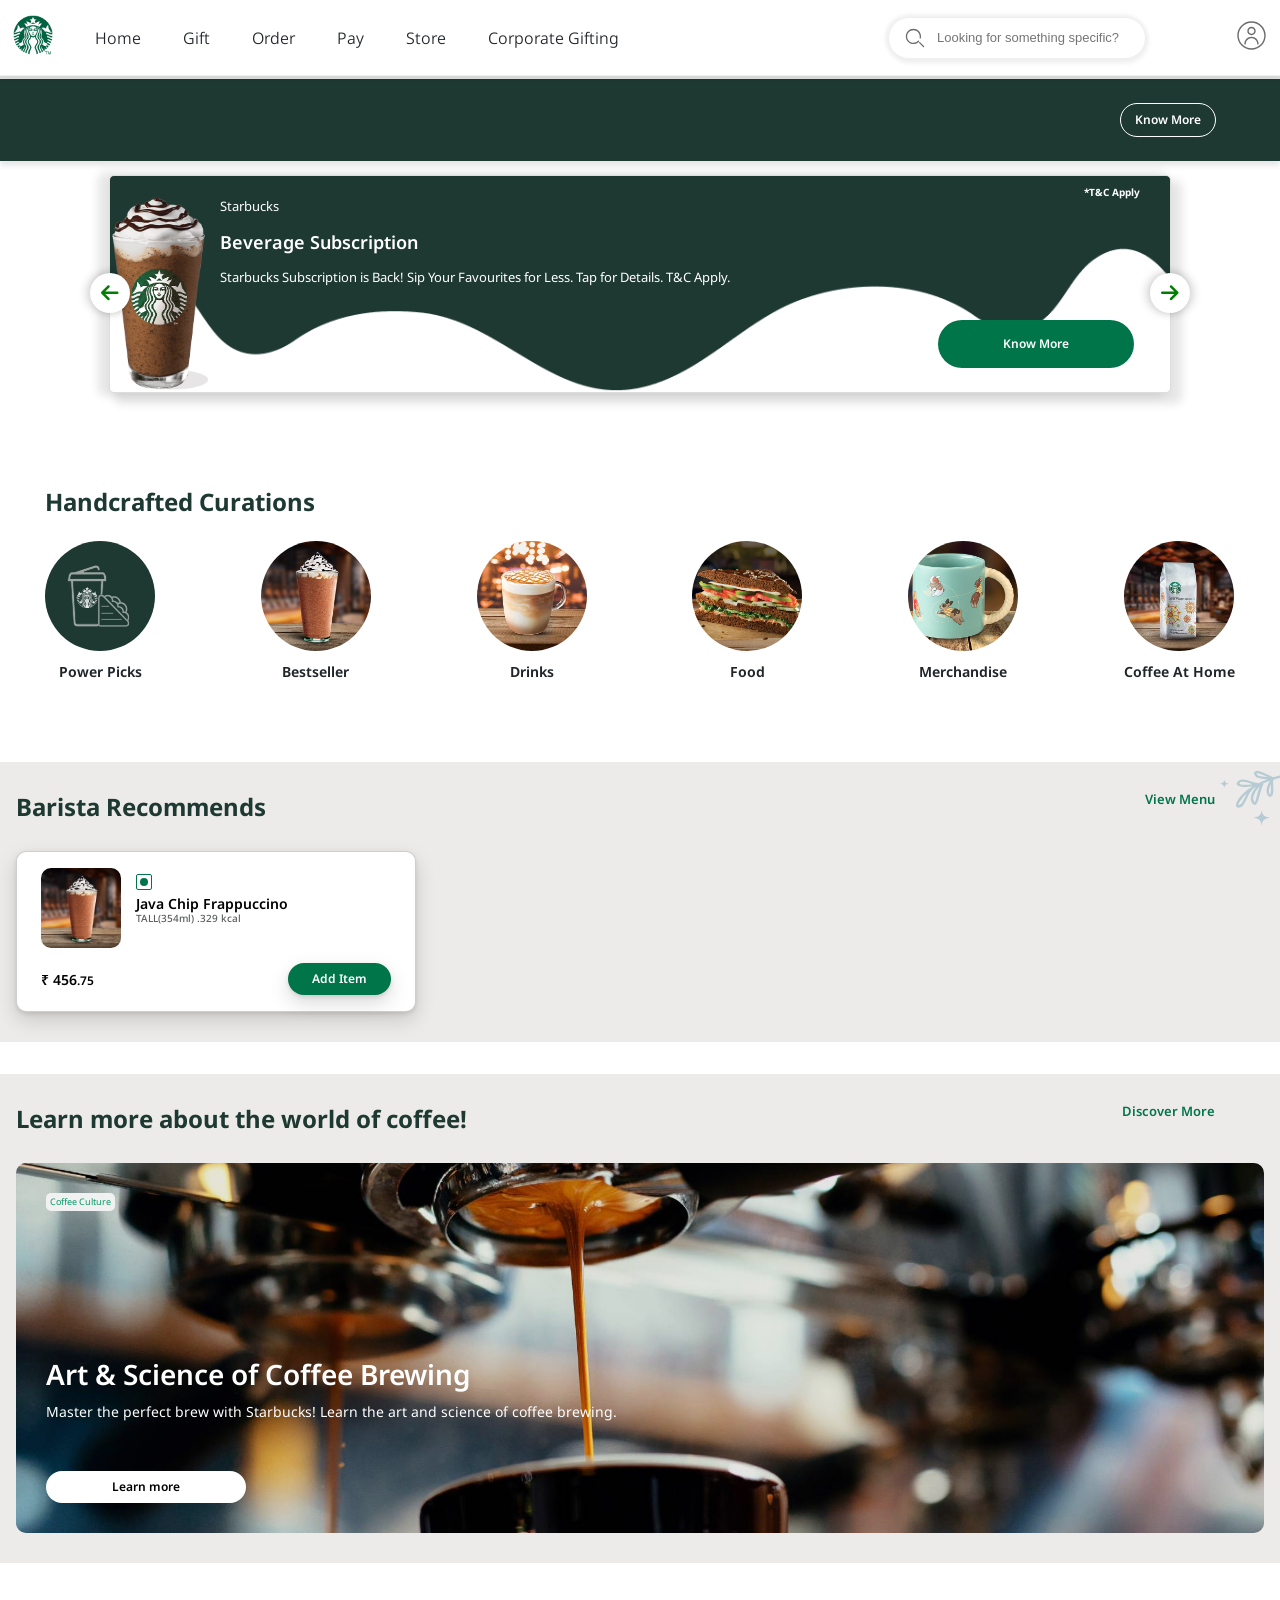
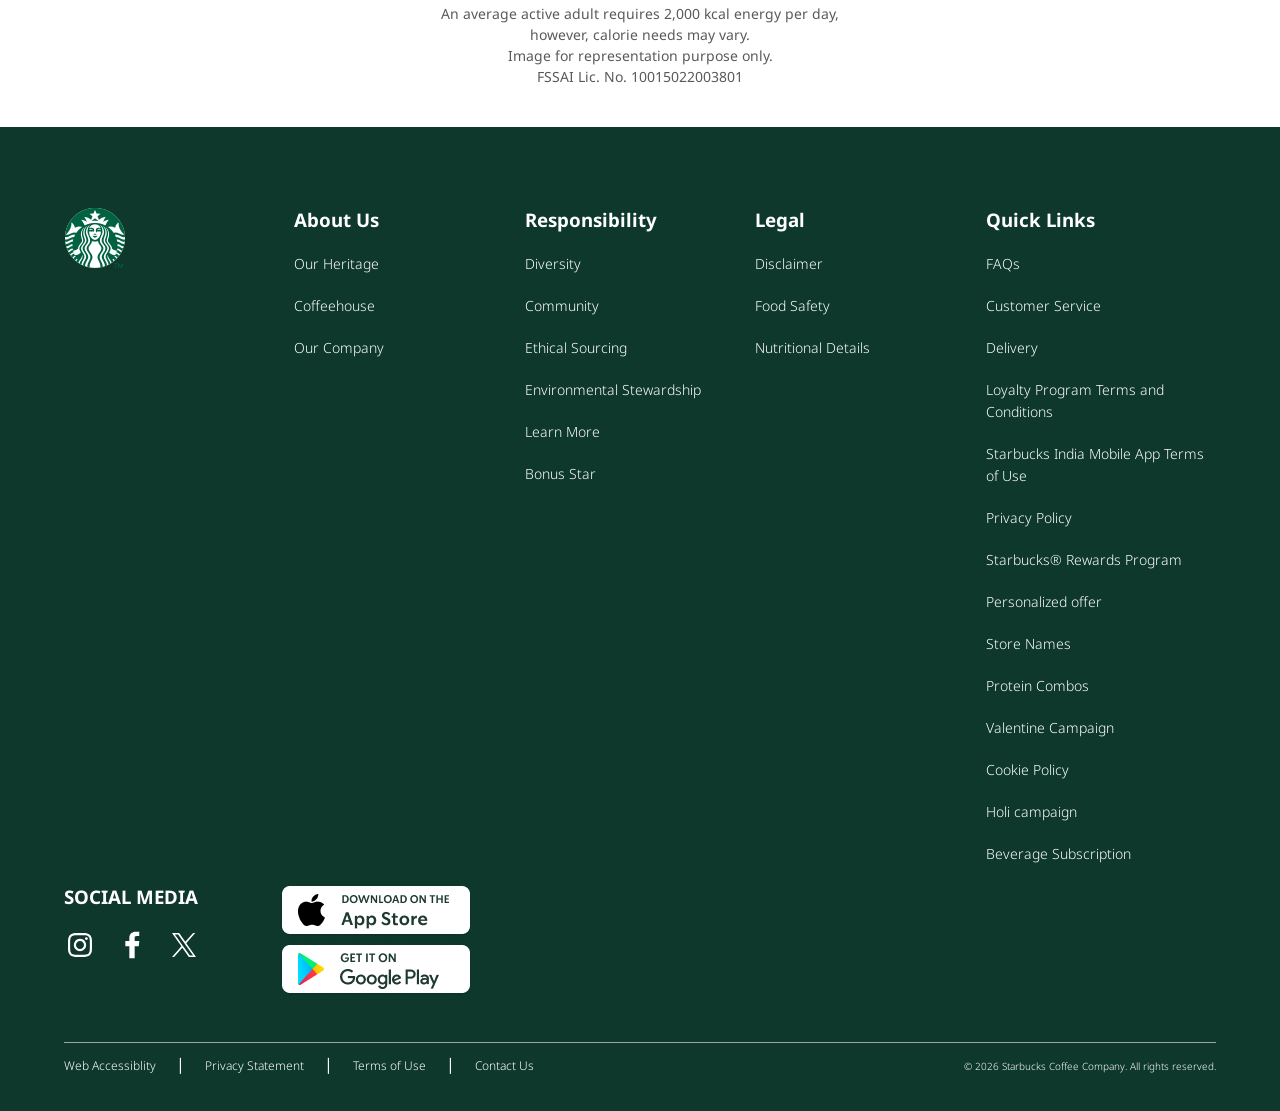
<file: index.html>
<!DOCTYPE html>
<html lang="en">
<head>
    <meta charset="UTF-8">
    <meta name="viewport" content="width=device-width, initial-scale=1.0">
    <title>StarBucks Coffee Company</title>
    <link rel="stylesheet" href="starbucks_clone.css">
    <link rel="stylesheet" href="https://cdnjs.cloudflare.com/ajax/libs/font-awesome/6.7.2/css/all.min.css"
        integrity="sha512-Evv84Mr4kqVGRNSgIGL/F/aIDqQb7xQ2vcrdIwxfjThSH8CSR7PBEakCr51Ck+w+/U6swU2Im1vVX0SVk9ABhg=="
        crossorigin="anonymous" referrerpolicy="no-referrer" />
</head>
<body>
    <header>
            <nav>
                <div class = "nav-right">

                    <a href = "#"><img src="./assets/logo.png" alt="Starbucks-Logo"></a>

                    <ul>
                        <li><a href="#">Home</a></li>
                        <li><a href="#">Gift</a></li>
                        <li><a href="#">Order</a></li>
                        <li><a href="#">Pay</a></li>
                        <li><a href="#">Store</a></li>
                        <li><a href="#">Corporate Gifting</a></li>
                    </ul>
                    
                </div>

                <div class = "nav-left">

                    <div class = "search-box">
                        <img src = "./assets/search.svg">
                        <input type = "text" placeholder = "Looking for something specific?">
                    </div>

                    <a href = "#"><img src = "./assets/account_thin.svg"></a>

                </div>

            </nav>

    </header>

    <section class = "green-panel">
    <div class = "know-more">
        <a href = "#" class = "btn">Know More</a>
    </div>
    </section>

    <section class = "section-1">
        <div class = "favourites">
            <img class = "coffee" src = "./assets/ASSET_aad6872b43.png" alt="Starbucks-coffee">
            <div class = "text">
                <p class = "subtitle">Starbucks</p>
                <p class = "title">Beverage Subscription</p>
                <p class = "desc">Starbucks Subscription is Back! Sip Your Favourites for Less. Tap for Details. T&C Apply.</p>
            </div>
            <a href = "#" class = "btn">Know More</a>
            <span>*T&C Apply</span>
            <div id = "circle-left" class = "circle" aria-label = "previous"><i class="fa-solid fa-arrow-left"></i></div>
            <div id = "circle-right" class = "circle" aria-label = "next"><i class="fa-solid fa-arrow-right"></i></div>
        </div>
    </section>

    <section class = "section-2">
        <div class = "container">
        <h2 class = "section-heading">Handcrafted Curations</h2>
        <div class="options">
            <div class = "option">
                <a href = "#"><img src = "./assets/placeholder.svg" alt="Power Picks"></a>
                <span>Power Picks</span>
            </div>
            <div class = "option">
                <a href = "#"><img src = "./assets/Bestseller.jpg" alt="Bestseller"></a>
                <span>Bestseller</span>
            </div>
            <div class = "option">
                <a href = "#"><img src = "./assets/Drinks.jpg" alt="Drinks"></a>
                <span>Drinks</span>
            </div>
            <div class = "option">
                <a href = "#"><img src = "./assets/Food.jpg" alt="Food"></a>
                <span>Food</span>
            </div>
            <div class = "option">
                <a href = "#"><img src = "./assets/Merchandise.jpg" alt="Merchandise"></a>
                <span>Merchandise</span>
            </div>
            <div class = "option">
                <a href = "#"><img src = "./assets/CoffeeAtHome.jpg" alt="Coffee At Home"></a>
                <span>Coffee At Home</span>
            </div>
        </div>
        </div>
    </section>

    <section class = "section-3">
        <div class = "container">
            <div class = "heading-view">
                <h2 class = "section-heading">Barista Recommends</h2>
            </div>
            <div class = "cards">
            <div class = "box">
            <div class = "java-chip">
                <img src = "./assets/100501.webp" alt = "Java Chip Frappuccino">
                <div class = "text">
                    <img class = "veg" src = "./assets/veg.svg" alt = "vegetarian icon" >
                    <p class = "title">Java Chip Frappuccino</p>
                    <p class = "size-calories">TALL(354ml) .329 kcal</p>
                </div>
            </div>
            <div class = "price-add">
                <p class = "price">₹ 456<span class = "decimal">.75</span></p>
                <a href = "#" class = "btn">Add Item</a>
            </div>
            </div>
            </div>
            <a href = "#" class = "button">View Menu</a>
        </div>
    </section>

    <section class = "section-4">
        <div class = "container">
            <h2 class = "section-heading">Learn more about the world of coffee!</h2>
            <div class = "background">
            <div class = "text">
                <div class = "label-heading">
                <p class = "label">Coffee Culture</p>
                <p class = "heading">Art & Science of Coffee Brewing</p>
                </div>
                <div class = "desc-btn">
                <p class = "desc">Master the perfect brew with Starbucks! Learn the art and science of coffee brewing.</p>
                <a href = "#" class = "learn-more" aria-label="Learn more about coffee brewing">Learn more</a>
                </div>
            </div>
            <div class = "box"></div>
        </div>
            <a href = "#" class = "button">Discover More</a>
        </div>
    </section>

    <section class = "section-5">
        <p>An average active adult requires 2,000 kcal energy per day,</p>
        <p>however, calorie needs may vary.</p>
        <p>Image for representation purpose only.</p>
        <p>FSSAI Lic. No. 10015022003801</p>
    </section>

    <footer>
        <div class = "container">
            <div class = "grid-1">
                <div>
                    <img src = "./assets/logo.png" alt="Starbucks-Logo">
                </div>
                <div>
                    <ul>
                        <h3><a href = "#">About Us</a></h3>
                        <li><a href = "#">Our Heritage</a></li>
                        <li><a href = "#">Coffeehouse</a></li>
                        <li><a href = "#">Our Company</a></li>
                    </ul>
                </div>
                <div>
                    <ul>
                        <h3><a href = "#">Responsibility</a></h3>
                        <li><a href = "#">Diversity</a></li>
                        <li><a href = "#">Community</a></li>
                        <li><a href = "#">Ethical Sourcing</a></li>
                        <li><a href = "#">Environmental Stewardship</a></li>
                        <li><a href = "#">Learn More</a></li>
                        <li><a href = "#">Bonus Star</a></li>
                    </ul>
                </div>
                <div>
                    <ul>
                        <h3><a href = "#">Legal</a></h3>
                        <li><a href = "#">Disclaimer</a></li>
                        <li><a href = "#">Food Safety</a></li>
                        <li><a href = "#">Nutritional Details</a></li>
                    </ul>
                </div>
                <div>
                    <ul>
                        <h3><a href = "#">Quick Links</a></h3>
                        <li><a href = "#">FAQs</a></li>
                        <li><a href = "#">Customer Service</a></li>
                        <li><a href = "#">Delivery</a></li>
                        <li><a href = "#">Loyalty Program Terms and Conditions</a></li>
                        <li><a href = "#">Starbucks India Mobile App Terms of Use</a></li>
                        <li><a href = "#">Privacy Policy</a></li>
                        <li><a href = "#">Starbucks® Rewards Program</a></li>
                        <li><a href = "#">Personalized offer</a></li>
                        <li><a href = "#">Store Names</a></li>
                        <li><a href = "#">Protein Combos</a></li>
                        <li><a href = "#">Valentine Campaign</a></li>
                        <li><a href = "#">Cookie Policy</a></li>
                        <li><a href = "#">Holi campaign</a></li>
                        <li><a href = "#">Beverage Subscription</a></li>
                    </ul>
                </div>
            </div>
            <div class = "grid-2">
                <div class = "social-media">
                    <h3><a href = "#">SOCIAL MEDIA</a></h3>
                    <ul>
                        <li><a href = "#"><img src = "./assets/instagram.svg" alt="Instagram"></a></li>
                        <li><a href = "#"><img src = "./assets/facebook.svg" alt="Facebook"></a></li>
                        <li><a href = "#"><img src = "./assets/twitter.svg" alt="Twitter"></a></li>
                    </ul>
                </div>
                <div>
                    <a href = "#"><img src = "./assets/appstoreiOS.png" alt="Get it on App Store"></a>
                    <a href = "#"><img src = "./assets/appstoreAndroid.png" alt="Download on the Play Store"></a>
                </div>
            </div>
            <section>
                <ul class = "legal">
                <li><a href = "#">Web Accessiblity</a></li>|
                <li><a href = "#">Privacy Statement</a></li>|
                <li><a href = "#">Terms of Use</a></li>|
                <li><a href = "#">Contact Us</a></li>
                </ul>
                <ul class = "copyright">
                <li><a href = "#">© 2026 Starbucks Coffee Company. All rights reserved.</a></li>
                </ul>
            </section>
        </div>
    </footer>

</body>
</html>
</file>
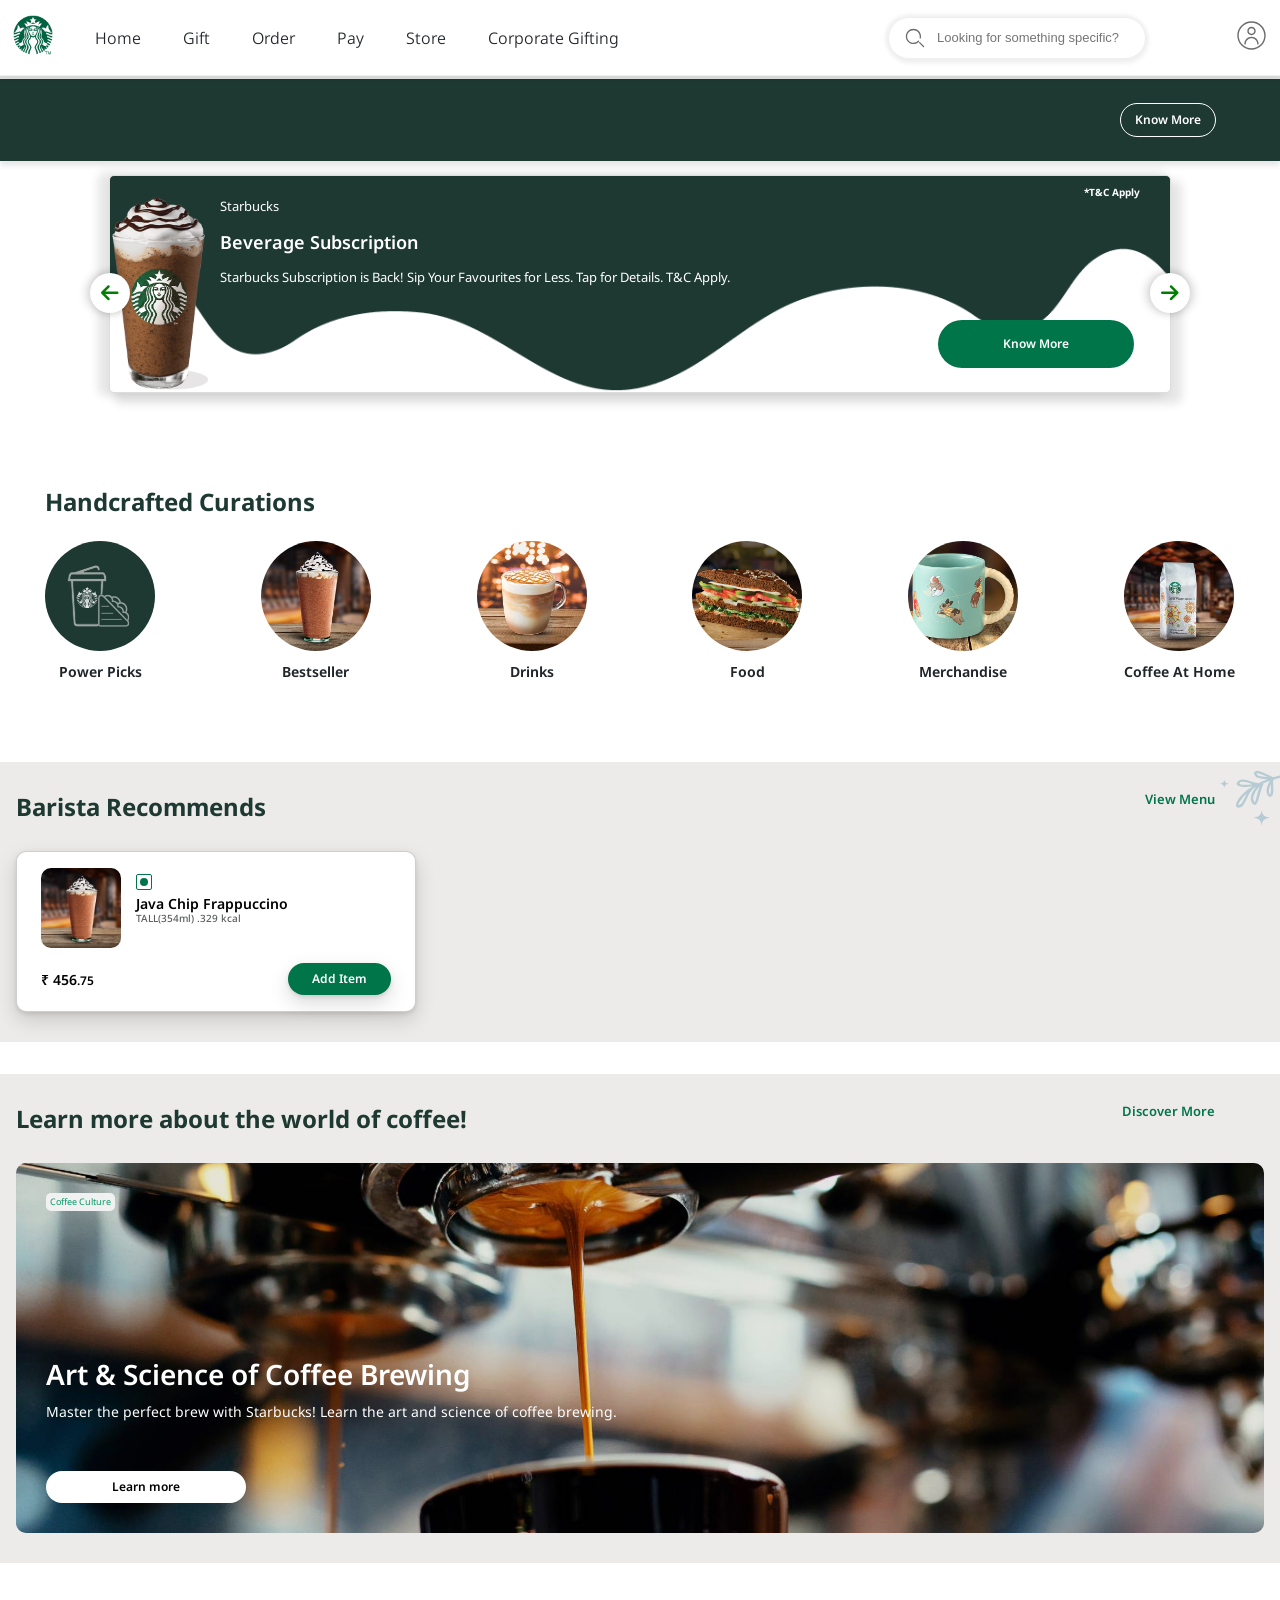
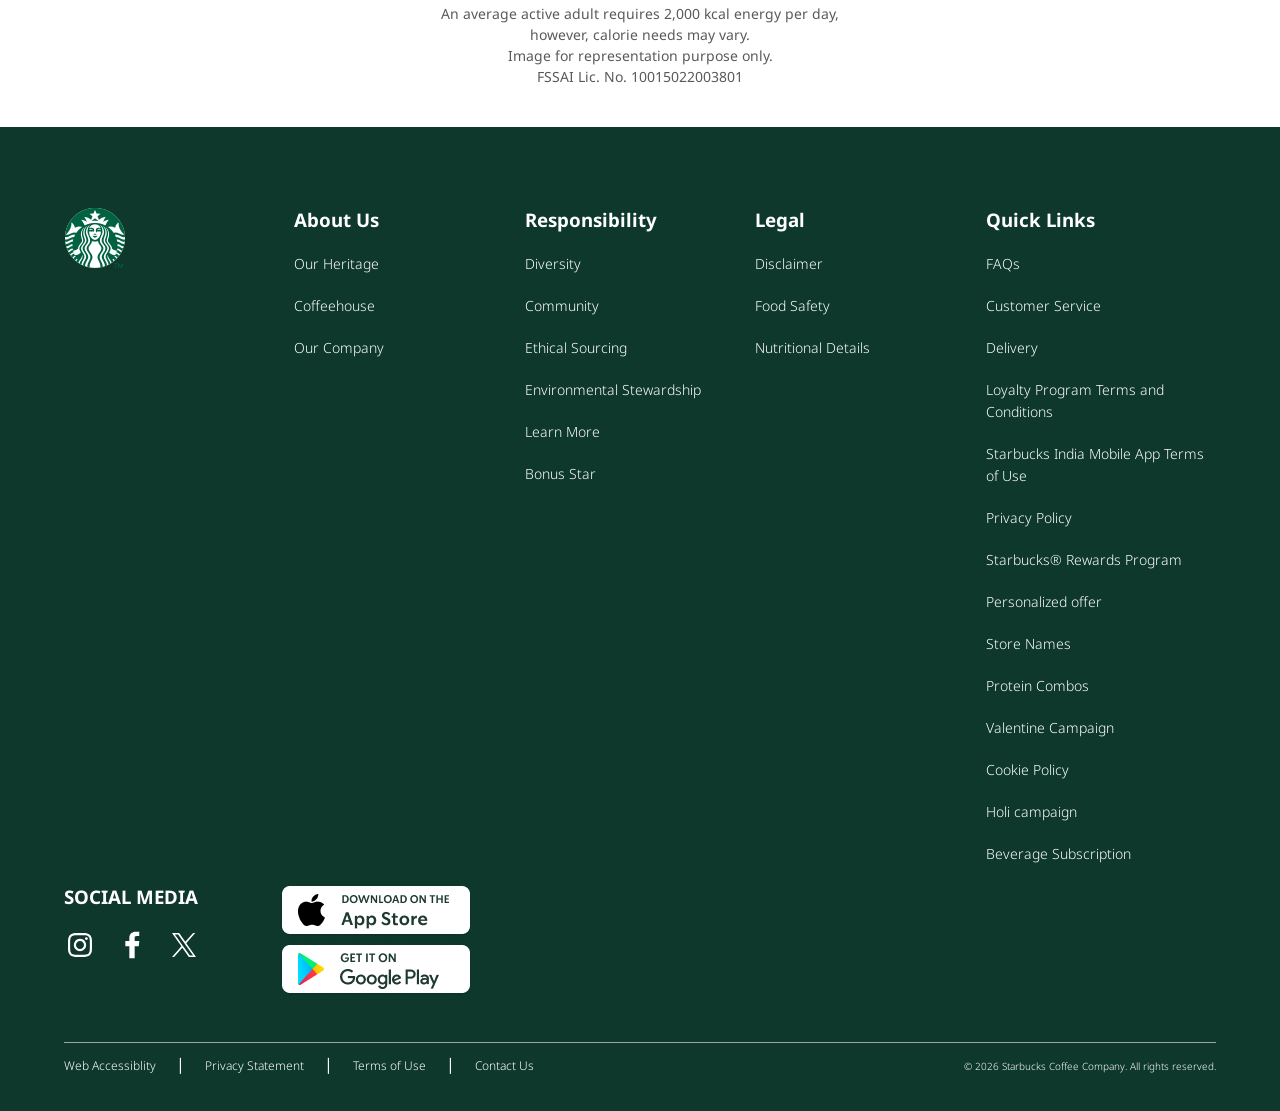
<file: starbucks_clone.html>
<!DOCTYPE html>
<html lang="en">
<head>
    <meta charset="UTF-8">
    <meta name="viewport" content="width=device-width, initial-scale=1.0">
    <title>StarBucks Coffee Company</title>
    <link rel="stylesheet" href="starbucks_clone.css">
    <link rel="stylesheet" href="https://cdnjs.cloudflare.com/ajax/libs/font-awesome/6.7.2/css/all.min.css"
        integrity="sha512-Evv84Mr4kqVGRNSgIGL/F/aIDqQb7xQ2vcrdIwxfjThSH8CSR7PBEakCr51Ck+w+/U6swU2Im1vVX0SVk9ABhg=="
        crossorigin="anonymous" referrerpolicy="no-referrer" />
</head>
<body>
    <header>
            <nav>
                <div class = "nav-right">

                    <a href = "#"><img src="./assets/logo.png" alt="Starbucks-Logo"></a>

                    <ul>
                        <li><a href="#">Home</a></li>
                        <li><a href="#">Gift</a></li>
                        <li><a href="#">Order</a></li>
                        <li><a href="#">Pay</a></li>
                        <li><a href="#">Store</a></li>
                        <li><a href="#">Corporate Gifting</a></li>
                    </ul>
                    
                </div>

                <div class = "nav-left">

                    <div class = "search-box">
                        <img src = "./assets/search.svg">
                        <input type = "text" placeholder = "Looking for something specific?">
                    </div>

                    <a href = "#"><img src = "./assets/account_thin.svg"></a>

                </div>

            </nav>

    </header>

    <section class = "green-panel">
    <div class = "know-more">
        <a href = "#" class = "btn">Know More</a>
    </div>
    </section>

    <section class = "section-1">
        <div class = "favourites">
            <img class = "coffee" src = "./assets/ASSET_aad6872b43.png" alt="Starbucks-coffee">
            <div class = "text">
                <p class = "subtitle">Starbucks</p>
                <p class = "title">Beverage Subscription</p>
                <p class = "desc">Starbucks Subscription is Back! Sip Your Favourites for Less. Tap for Details. T&C Apply.</p>
            </div>
            <a href = "#" class = "btn">Know More</a>
            <span>*T&C Apply</span>
            <div id = "circle-left" class = "circle" aria-label = "previous"><i class="fa-solid fa-arrow-left"></i></div>
            <div id = "circle-right" class = "circle" aria-label = "next"><i class="fa-solid fa-arrow-right"></i></div>
        </div>
    </section>

    <section class = "section-2">
        <div class = "container">
        <h2 class = "section-heading">Handcrafted Curations</h2>
        <div class="options">
            <div class = "option">
                <a href = "#"><img src = "./assets/placeholder.svg" alt="Power Picks"></a>
                <span>Power Picks</span>
            </div>
            <div class = "option">
                <a href = "#"><img src = "./assets/Bestseller.jpg" alt="Bestseller"></a>
                <span>Bestseller</span>
            </div>
            <div class = "option">
                <a href = "#"><img src = "./assets/Drinks.jpg" alt="Drinks"></a>
                <span>Drinks</span>
            </div>
            <div class = "option">
                <a href = "#"><img src = "./assets/Food.jpg" alt="Food"></a>
                <span>Food</span>
            </div>
            <div class = "option">
                <a href = "#"><img src = "./assets/Merchandise.jpg" alt="Merchandise"></a>
                <span>Merchandise</span>
            </div>
            <div class = "option">
                <a href = "#"><img src = "./assets/CoffeeAtHome.jpg" alt="Coffee At Home"></a>
                <span>Coffee At Home</span>
            </div>
        </div>
        </div>
    </section>

    <section class = "section-3">
        <div class = "container">
            <div class = "heading-view">
                <h2 class = "section-heading">Barista Recommends</h2>
            </div>
            <div class = "cards">
            <div class = "box">
            <div class = "java-chip">
                <img src = "./assets/100501.webp" alt = "Java Chip Frappuccino">
                <div class = "text">
                    <img class = "veg" src = "./assets/veg.svg" alt = "vegetarian icon" >
                    <p class = "title">Java Chip Frappuccino</p>
                    <p class = "size-calories">TALL(354ml) .329 kcal</p>
                </div>
            </div>
            <div class = "price-add">
                <p class = "price">₹ 456<span class = "decimal">.75</span></p>
                <a href = "#" class = "btn">Add Item</a>
            </div>
            </div>
            </div>
            <a href = "#" class = "button">View Menu</a>
        </div>
    </section>

    <section class = "section-4">
        <div class = "container">
            <h2 class = "section-heading">Learn more about the world of coffee!</h2>
            <div class = "background">
            <div class = "text">
                <div class = "label-heading">
                <p class = "label">Coffee Culture</p>
                <p class = "heading">Art & Science of Coffee Brewing</p>
                </div>
                <div class = "desc-btn">
                <p class = "desc">Master the perfect brew with Starbucks! Learn the art and science of coffee brewing.</p>
                <a href = "#" class = "learn-more" aria-label="Learn more about coffee brewing">Learn more</a>
                </div>
            </div>
            <div class = "box"></div>
        </div>
            <a href = "#" class = "button">Discover More</a>
        </div>
    </section>

    <section class = "section-5">
        <p>An average active adult requires 2,000 kcal energy per day,</p>
        <p>however, calorie needs may vary.</p>
        <p>Image for representation purpose only.</p>
        <p>FSSAI Lic. No. 10015022003801</p>
    </section>

    <footer>
        <div class = "container">
            <div class = "grid-1">
                <div>
                    <img src = "./assets/logo.png" alt="Starbucks-Logo">
                </div>
                <div>
                    <ul>
                        <h3><a href = "#">About Us</a></h3>
                        <li><a href = "#">Our Heritage</a></li>
                        <li><a href = "#">Coffeehouse</a></li>
                        <li><a href = "#">Our Company</a></li>
                    </ul>
                </div>
                <div>
                    <ul>
                        <h3><a href = "#">Responsibility</a></h3>
                        <li><a href = "#">Diversity</a></li>
                        <li><a href = "#">Community</a></li>
                        <li><a href = "#">Ethical Sourcing</a></li>
                        <li><a href = "#">Environmental Stewardship</a></li>
                        <li><a href = "#">Learn More</a></li>
                        <li><a href = "#">Bonus Star</a></li>
                    </ul>
                </div>
                <div>
                    <ul>
                        <h3><a href = "#">Legal</a></h3>
                        <li><a href = "#">Disclaimer</a></li>
                        <li><a href = "#">Food Safety</a></li>
                        <li><a href = "#">Nutritional Details</a></li>
                    </ul>
                </div>
                <div>
                    <ul>
                        <h3><a href = "#">Quick Links</a></h3>
                        <li><a href = "#">FAQs</a></li>
                        <li><a href = "#">Customer Service</a></li>
                        <li><a href = "#">Delivery</a></li>
                        <li><a href = "#">Loyalty Program Terms and Conditions</a></li>
                        <li><a href = "#">Starbucks India Mobile App Terms of Use</a></li>
                        <li><a href = "#">Privacy Policy</a></li>
                        <li><a href = "#">Starbucks® Rewards Program</a></li>
                        <li><a href = "#">Personalized offer</a></li>
                        <li><a href = "#">Store Names</a></li>
                        <li><a href = "#">Protein Combos</a></li>
                        <li><a href = "#">Valentine Campaign</a></li>
                        <li><a href = "#">Cookie Policy</a></li>
                        <li><a href = "#">Holi campaign</a></li>
                        <li><a href = "#">Beverage Subscription</a></li>
                    </ul>
                </div>
            </div>
            <div class = "grid-2">
                <div class = "social-media">
                    <h3><a href = "#">SOCIAL MEDIA</a></h3>
                    <ul>
                        <li><a href = "#"><img src = "./assets/instagram.svg" alt="Instagram"></a></li>
                        <li><a href = "#"><img src = "./assets/facebook.svg" alt="Facebook"></a></li>
                        <li><a href = "#"><img src = "./assets/twitter.svg" alt="Twitter"></a></li>
                    </ul>
                </div>
                <div>
                    <a href = "#"><img src = "./assets/appstoreiOS.png" alt="Get it on App Store"></a>
                    <a href = "#"><img src = "./assets/appstoreAndroid.png" alt="Download on the Play Store"></a>
                </div>
            </div>
            <section>
                <ul class = "legal">
                <li><a href = "#">Web Accessiblity</a></li>|
                <li><a href = "#">Privacy Statement</a></li>|
                <li><a href = "#">Terms of Use</a></li>|
                <li><a href = "#">Contact Us</a></li>
                </ul>
                <ul class = "copyright">
                <li><a href = "#">© 2026 Starbucks Coffee Company. All rights reserved.</a></li>
                </ul>
            </section>
        </div>
    </footer>

</body>
</html>
</file>
<file: starbucks_clone.css>
@import url('https://fonts.googleapis.com/css2?family=Noto+Sans:ital,wght@0,100..900;1,100..900&display=swap');

*{
    margin: 0;
    padding: 0;
    box-sizing: border-box;
}

body{
    font-family: 'Noto Sans', sans-serif;
}

header{
    width: 100%;
    /* border: 1px solid #000; */
    position: sticky;
    top: 0;
    background-color: white;
    z-index: 2;
    border-bottom: 1px solid rgba(0, 0, 0, 0.06);
    box-shadow: 0 2px 6px rgba(0, 0, 0, 0.04);
}

nav{
    /* border: 1px solid #000; */
    padding: 15px 13px;
    max-width: 1315px;
    margin: auto;
    display: flex;
    flex-wrap:wrap;
    justify-content: space-between;
    gap: 42px;
}

.nav-right{ 
    /* border: 1px solid #000; */
    display: flex;
    flex-wrap:wrap;
    align-items: center;
    justify-content: center;
    gap: 42px;
}

.nav-right ul{
    /* border: 1px solid #000; */
    display: flex;
    flex-wrap:wrap;
    align-items: center;
    justify-content: center;
    gap: 42px;
    list-style: none;
}

nav img{
    width: 40px;
    height: 40px;
    cursor: pointer;
    /* border: 1px solid #000; */
}

nav li a{
    /* border: 1px solid #000; */
    font-weight: 350;
    color: rgb(33, 37, 41);
    font-size: 16px;
    line-height: 24px;
    text-decoration: none;
    position: relative;
}

nav li a:hover{
    color: rgb(0, 117, 74);
    font-weight: 300;
}

nav li a:focus{
    color: rgb(0, 117, 74);
    font-weight: 600;
    font-size: 14px;
    line-height: 21px;
}

nav li a::after{
    content:"";
    width:0;
    background-color: rgb(0, 117, 74);
    height: 2px;
    position: absolute;
    left: 0;
    bottom: -13px;

}

nav li a:focus::after{
    width:100%;
}

.nav-left{
    /* border: 1px solid #000; */
    display: flex;
    flex-wrap: wrap;
    align-items: center;
    gap: 90px;
}

.search-box{
    width: 258px;
    /* height: 38px; */
    border-radius: 23px;
    border: 1px solid #eeeeee;
    box-shadow: 1px 3px  5px 1px #eeeeee, -1px -1px 5px 1px #eeeeee;
    display: flex;
    align-items: center;
    gap: 12px;
    padding: 8px 16px;
}

.search-box:focus{
    border: 1px solid #1e3932;
}

.search-box input{
    width: 200px;
    border: none;
    outline: none;
    font-weight: 350;
    font-size: 13px;
    line-height: 24px;
    color: rgb(33, 37, 41);
}

.search-box img{
    width: 20px;
    height: 20px;
}

.nav-left > a img{
    height: 31px;
    width: 31px;
}

.green-panel{
        width: 100%;
}

.know-more{
    width: 100%;
    background-color:#1e3932;
    padding: 24px 5%;
    box-shadow: 0px -3px 0px 1px #dddddd, 0px 5px 5px 0px #e7e8e9;
    border-top: 3px solid #dddddd;
    cursor: pointer;
    display: flex;
    justify-content: flex-end;
}

.know-more .btn{
    padding: 7px 14px;
    background: transparent;
    border: 1px solid white;
    border-radius: 999px;
    color: white;
    font-weight: 600;
    line-height: 18px;
    font-size: 12px;
    cursor: pointer;
    text-decoration: none;
}

.section-1{
    width: 100%;
    padding: 14px;
}

.favourites{
    min-height: 218px;
    width: 83vw;
    max-width: 1400px;
    border: 1px solid #dddddd;
    margin: auto;
    border-radius: 5px;
    box-shadow: 8px 8px 10px 3px rgba(0,0,0,0.1), -8px 0px 10px 3px rgba(0,0,0,0.1);
    position: relative;
    background-image: url(./assets/BG_WEB_08b7ce409f.png);
    background-color:#1e3932;
    background-size: cover;
    background-position: center center;
    /* padding-top: 20px;
    padding-left: 150px; */
    padding: 20px 4% 0px 160px;
}

.coffee{
    position: absolute;
    bottom:0;
    left: 1px;
    height: 205px;
}

.favourites .text{
    color: white;
    display: flex;
    flex-direction: column;
    gap: 20px;
}

.favourites .title{
    font-weight: 600;
    font-size: 20px;
    line-height: 30px;
}

.favourites .subtitle, .favourites .desc{
    font-weight: 400;
    font-size: 14px;
    line-height: 21px;
}

.favourites .btn{
    position: absolute;
    bottom: 24px;
    right: 36px;
    /* width: 198px; */
    /* height: 48px; */
    padding: 15px 65px;
    border-radius: 30px;
    background-color: #00754a;
    color: white;
    font-size: 12px;
    line-height: 18px;
    font-weight: 600;
    border: none;
    cursor: pointer;
    text-decoration: none;
}

.favourites span{
    color: white;
    font-size: 10px;
    line-height: 16px;
    font-weight: 700;
    position: absolute;
    top: 8px;
    right: 30px;
}

#circle-left{
    position: absolute;
    top: 45%;
    left: -20px;
}

#circle-right{
    position: absolute;
    top: 45%;
    right: -20px;  
}

.circle{
    height: 40px;
    width: 40px;
    border-radius: 50%;
    background-color: white;
    color: green;
    /* padding: 10px; */
    cursor: pointer;
    box-shadow: 4px 0px 10px rgba(0, 0, 0, 0.15), -4px 0px 10px rgba(0, 0, 0, 0.15);
    display: flex;
    align-items: center;
    justify-content: center;
    font-size: 20px;
}

.section-2 .container{
    max-width: 1315px;
    margin: auto;
    padding: 80px 45px;
    display: flex;
    flex-direction: column;
    gap: 25px;
}

.options{
    display: flex;
    justify-content: space-between;
    flex-wrap: wrap;
    gap: 20px;
}

.option span{
    font-size: 14px;
    line-height: 21px;
    color: rgb(33, 37, 41);
    font-weight: 650;
}

.option img{
    width: 110px;
    max-width: 100%;
    aspect-ratio: 1/1;
    border-radius: 50%;
    object-fit: cover;
}

.option img:hover{
    border: 2px solid #00754a;  
}

.option{
    display: flex;
    flex-direction: column;
    gap: 5px;
    cursor: pointer;
    align-items: center;
    justify-content: center;
}


.section-heading{
    font-weight: 700;
    font-size: 24px;
    line-height: 29px;
    color: rgb(30, 57, 50);
}

.section-3{
    background-image: url('./assets/greyleafright.svg');
    background-repeat: no-repeat;
    background-position: right top;
    background-size: 64px 64px;
    background-color: #edebe9;
    /* border: 1px solid black; */
}

section > .container{
    max-width: 1285px;
    margin: auto;
    padding: 30px 16px;
    display: flex;
    flex-direction: column;
    gap: 30px;  
    /* border: 1px solid black;  */
    position: relative;
}

.cards{
    display: flex;
    gap: 20px;
    flex-wrap: wrap;
}

.cards .box{
    /* height: 157px; */
    width: 400px;
    max-width: 100%;
    background-color: white;
    border-radius: 10px;
    display: flex;
    flex-direction: column;
    gap: 15px;
    padding: 16px 24px;
    box-shadow: 0 2px 4px rgba(0, 0, 0, 0.1), 0 8px 20px rgba(0, 0, 0, 0.15);
    border: 1px solid rgba(0, 0, 0, 0.19);
}

.java-chip{
    display: flex;
    gap: 15px;
}

.java-chip > img{
    width: 80px;
    aspect-ratio: 1/1;
    border-radius: 10px;
    object-fit: cover;
}

.java-chip .text {
    margin-top: 5px;
}
.java-chip .title{
    font-weight: 600;
    color: rgb(0, 0, 0);
    font-size: 14px;
    line-height: 17px;

}

.price{
    font-weight: 600;
    color: rgb(0, 0, 0);
    font-size: 14px;
    line-height: 17px;

}
.size-calories{
    font-weight: 500;
    color: rgba(33, 37, 41, 0.75);
    font-size: 10px;
    line-height: 12px;
}

.price-add{
    display: flex;
    align-items: center;
    justify-content: space-between;
}

.decimal{
    font-size: 12px;
    line-height: 14px;
}

.price-add .btn{
    text-decoration: none;
    padding: 7px 24px;
    background-color: #00754a;
    border-radius: 999px;
    font-weight: 600;
    font-size: 12px;
    line-height: 18px;
    color: white;
    box-shadow: 0 2px 4px rgba(0, 0, 0, 0.1), 0 8px 20px rgba(0, 0, 0, 0.15);
    transition: background-color 0.3s;
}

.price-add .btn:hover{
    background-color:rgb(0, 0, 0);
}

section > .container .button{
    color:rgb(0, 117, 74);
    font-weight: 600;
    font-size: 13px;
    line-height: 15px;
    text-decoration: none;
    position: absolute;
    top: 30px;
    right: 0px;
}

.section-4{
    margin-top: 32px;
    background-color: #edebe9;
    
}

.background{
    background-color: black;
    background-image: url('./assets/ICW_Live_Event_Day5_41f11ca3d2.jpg');
    background-size: cover;
    background-position: center center;
    background-repeat: no-repeat;
    border-radius: 10px;
    height: 370px;
    max-height: 100%;
    position: relative;
    padding: 30px;

}

.background .box{
    position: absolute;
    top: 0;
    left: 0;
    background-color: black;
    opacity: 0.1;
    width: 100%;
    height: 100%;
    border-radius: 10px;
    transition: opacity 0.3s;
}

.background:hover .box{
    opacity: 0.45;
}

.background .text{
    z-index: 1;
    height: 100%;
    position: relative;
    display: flex;
    flex-direction: column;
    gap: 10px;
    /* border: 1px solid black; */
}

.label-heading{
    display: flex;
    flex-direction: column;
    justify-content: space-between;
    height: 66%;
}

.desc-btn{
    display: flex;
    flex-direction: column;
    justify-content: space-between;
    height: 34%;
}

.label{
    font-weight: 600px;
    font-size: 9px;
    line-height: 14px;
    color: rgb(0, 153, 102);
    background-color: #F1F1F1;
    border-radius: 5px;
    padding: 2px 4px;
    width: fit-content;
}

.heading{
    font-weight: 600;
    font-size: 28px;
    line-height: 34px;
    color: white;
}

.background .desc{
    font-weight: 400;
    font-size: 14px;
    line-height: 21px;
    color: white;
}

.learn-more{
    text-decoration: none;
    font-weight: 600;
    font-size: 12px;
    line-height: 18px;
    background-color: white;
    padding: 7px 0px;
    width: 200px;
    max-width: 100%;
    text-align: center;
    color: black;
    border-radius: 999px;
    transition: background-color 0.3s;
}

.learn-more:hover{
    background-color: #EDEBE9;
}

.section-5{
    text-align: center;
    padding: 40px;
}

.section-5 p{
    font-weight: 400;
    color: rgba(0, 0, 0, 0.65);
    font-size: 14px;
    line-height: 21px;
}

footer{
    background-color:#0E382C;
}

footer .container{
    max-width: 1285px;
    margin: auto;
    padding-top: 80px;
    padding-bottom: 2%;
    width: 90%;
}


.grid-1{
    display: grid;
    width: 100%;
    grid-template-columns: repeat(5, 1fr);
    padding-bottom: 20px;
}

.grid-1 ul{
    display: flex;
    flex-direction: column;
    gap: 20px;
}

footer li{
    list-style: none;
}

.grid-1 h3 a{
    text-decoration: none;
    color: white;
}

footer li a{
    text-decoration: none;
    font-size: 14px;
    line-height: 21px;
    font-weight: 300;
    transition: color 0.3s;
    color: rgb(255, 255, 255);
}

footer li a:hover{
    color: rgb(162, 162, 162);
}

.grid-2{
    display: grid;
    grid-template-columns: repeat(2, 1fr);
    max-width: 100%;
    width: 430px;
    padding-bottom: 40px;
}

.social-media ul{
    display: flex;
    gap: 20px;
    list-style: none;
}


.grid-2 h3 a{
    color: white;
    text-decoration: none;
}

.social-media{
    display: flex;
    flex-direction: column;
    gap: 20px;
}

footer section{
    width: 100%;
    border-top: 1px solid rgb(162, 162, 162);
    padding: 10px 0px;
    display: flex;
    justify-content: space-between;
}

footer section ul{
    list-style: none;
    display: flex;
    flex-wrap: wrap;
    gap: 20px;
}

footer section a{
    text-decoration: none;
    color: white;
    font-size: 12px;
    line-height: 18px;
    font-weight: 300;
    transition: color 0.3s;
}

footer section ul{
    color: white;
}

footer section a:hover{
    color: rgb(162, 162, 162);
}

.copyright a{
    font-size: 10px;
    line-height: 14px;
}

@media screen and (max-width: 1360px){
    .favourites .text p:nth-child(1), .favourites .text p:nth-child(3){
        font-size: 13px;
    }
    .favourites .text p:nth-child(2){
    font-size: 18px;
    }
    .favourites .text{
        gap: 10px;
    }
    .favourites{
        padding-left: 110px;
    }
    section > .container .button{
        right: 65px;
    }
    
}

@media screen and (max-width: 1024px){
    .favourites .text p:nth-child(1), .favourites .text p:nth-child(3){
        font-size: 12px;
    }
    .favourites .text p:nth-child(2){
        font-size: 15px;
    }
    .favourites button{
        padding: 9px 32px;
    }
    
}

@media screen and (max-width: 768px){
    .favourites{
        padding-left: 20px;
        height: auto;
    }

    .coffee{
        height: 150px;
    }

    .text{
        gap: 8px;
    }

    .favourites button{
        position: static;
        margin-top: 10px;
    }
    .options{
        justify-content: center;
    }

    .option img{
        width: 80px;
    }

    .section-heading{
        text-align: center;
    }

    .cards .box{
        margin: auto;
    }

    section > .container .button{
        padding: 8px 16px;
        background-color: rgb(0, 0, 0);
        color: white;
        border-radius: 999px;
        position: static;
        margin: auto;
    }

    .cards{
        flex-direction: column;
        align-items: center;
    }

    .heading-desc{
        margin-top: 0px;
    }

    .learn-more{
        padding: 7px 16px;
    }

    .heading{
        font-size: 26px;
    }

    .grid-1{
        display: flex;
        flex-direction: column;
        gap: 30px;
    }

}

@media screen and (max-width: 455px){

    .label-heading{
        height: 50%;
    }

    .desc-btn{
        height: 50%;
    }

    .heading{
        font-size: 26px;
        line-height: 32px;
    }

    .desc{
        font-size: 12px;
        line-height: 19px;
    }

    .section-5 p{
        font-size: 12px;
        line-height: 18px;
    }

    .favourites .btn{
        padding: 9px 16px;
    }
}
</file>
